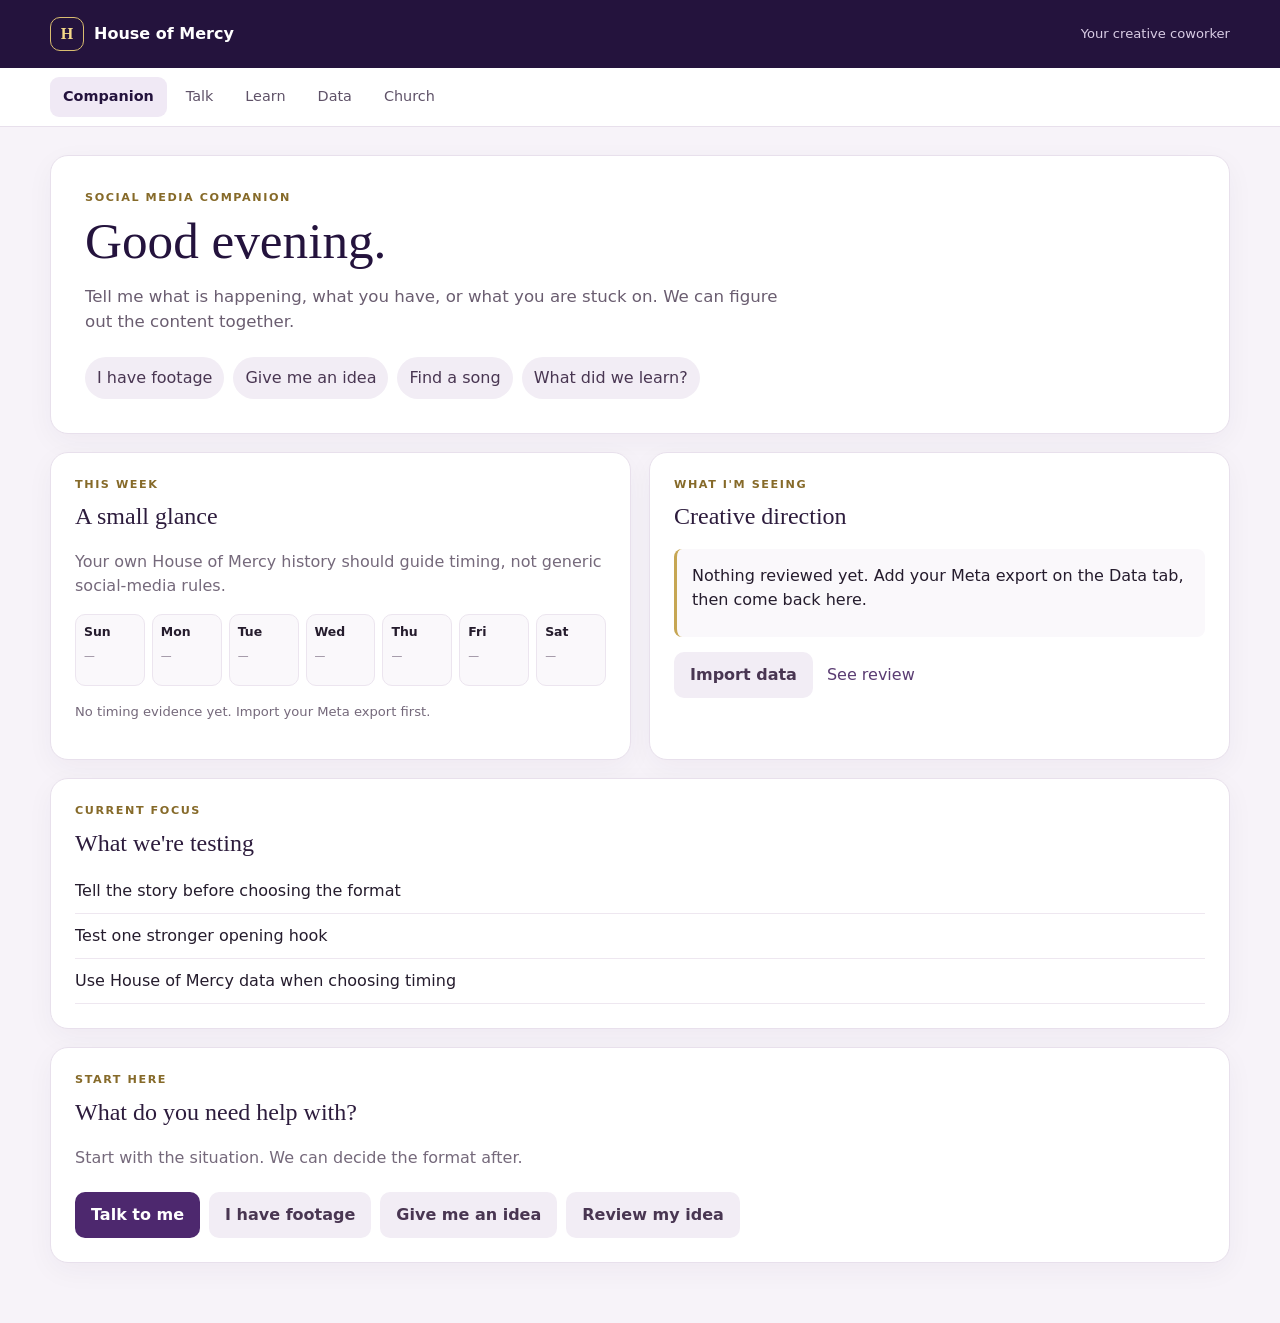
<file: index.html>
<!doctype html><html lang="en"><head><meta charset="utf-8"><meta name="viewport" content="width=device-width,initial-scale=1"><meta name="theme-color" content="#24133d"><title>House of Mercy | Social Companion</title><link rel="stylesheet" href="styles.css"></head><body data-page="home"><header class="topbar"><a class="brand" href="index.html"><span class="brand-mark">H</span><span>House of Mercy</span></a><span class="top-note">Your creative coworker</span></header><nav id="tabs" class="nav"></nav><main class="shell"><section class="hero-card"><div class="eyebrow">SOCIAL MEDIA COMPANION</div><h1 id="hello">Good evening.</h1><p>Tell me what is happening, what you have, or what you are stuck on. We can figure out the content together.</p><div class="quick-actions" id="quick"></div></section><section class="section-grid"><article class="card"><div class="eyebrow">THIS WEEK</div><h2>A small glance</h2><p class="muted">Your own House of Mercy history should guide timing, not generic social-media rules.</p><div id="strip" class="week-strip"></div><p id="stripnote" class="muted small"></p></article><article class="card"><div class="eyebrow">WHAT I'M SEEING</div><h2>Creative direction</h2><div id="insight" class="insight">Import a Meta Business Suite export to start learning from your actual posts.</div><div class="button-row"><a class="button secondary" href="data.html">Import data</a><a class="text-link" href="reviews.html">See review</a></div></article></section><section class="card" id="goalcard" hidden><div class="eyebrow">CURRENT FOCUS</div><h2>What we're testing</h2><div id="goalbox"></div></section><section class="card"><div class="eyebrow">START HERE</div><h2>What do you need help with?</h2><p class="muted">Start with the situation. We can decide the format after.</p><div class="quick-actions"><a class="button primary" href="talk.html">Talk to me</a><a class="button secondary" href="talk.html?mode=footage">I have footage</a><a class="button secondary" href="talk.html?mode=idea">Give me an idea</a><a class="button secondary" href="talk.html?mode=review">Review my idea</a></div></section></main><script src="gate.js"></script><script src="app.js"></script></body></html>
</file>
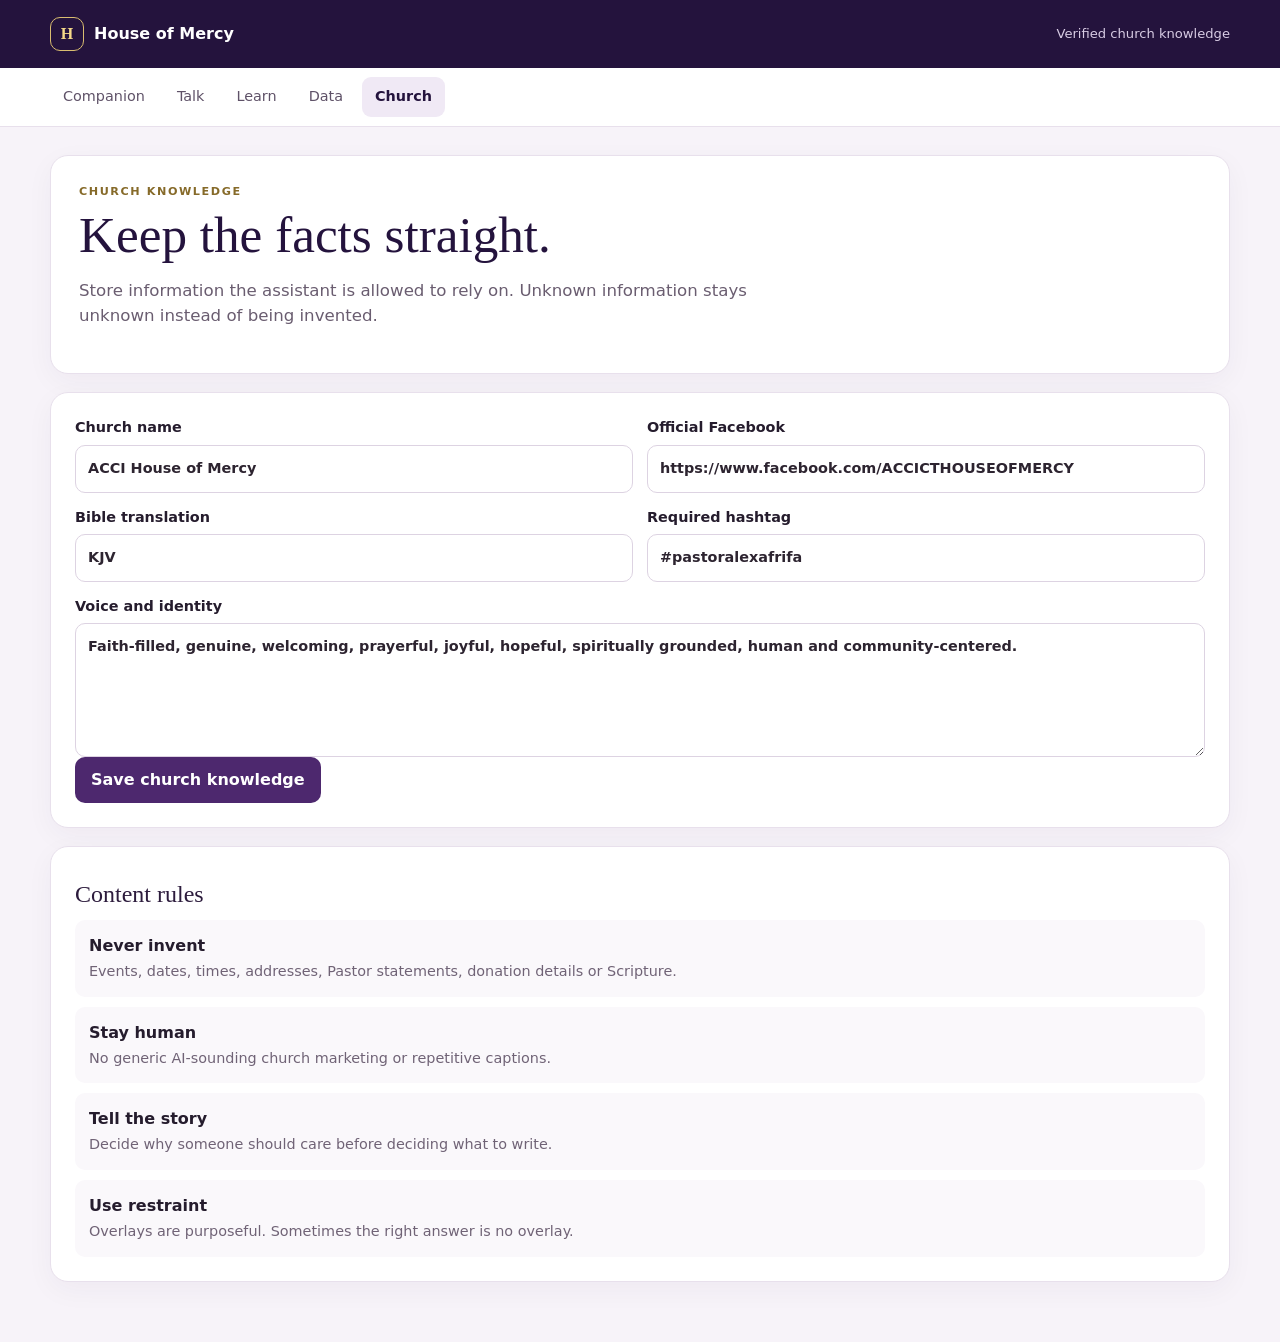
<file: church.html>
<!doctype html><html lang="en"><head><meta charset="utf-8"><meta name="viewport" content="width=device-width,initial-scale=1"><title>Church | House of Mercy</title><link rel="stylesheet" href="styles.css"></head><body data-page="church"><header class="topbar"><a class="brand" href="index.html"><span class="brand-mark">H</span><span>House of Mercy</span></a><span class="top-note">Verified church knowledge</span></header><nav id="tabs" class="nav"></nav><main class="shell"><section class="hero-card compact"><div class="eyebrow">CHURCH KNOWLEDGE</div><h1>Keep the facts straight.</h1><p>Store information the assistant is allowed to rely on. Unknown information stays unknown instead of being invented.</p></section><section class="card"><div class="form-grid"><label>Church name<input id="church-name"></label><label>Official Facebook<input id="church-facebook"></label><label>Bible translation<input id="church-bible"></label><label>Required hashtag<input id="church-hashtag"></label></div><label class="wide-field">Voice and identity<textarea id="church-voice" rows="5"></textarea></label><button id="save-church" class="button primary">Save church knowledge</button> <span id="church-saved" class="saved"></span></section><section class="card"><h2>Content rules</h2><div class="principles"><div><b>Never invent</b><span>Events, dates, times, addresses, Pastor statements, donation details or Scripture.</span></div><div><b>Stay human</b><span>No generic AI-sounding church marketing or repetitive captions.</span></div><div><b>Tell the story</b><span>Decide why someone should care before deciding what to write.</span></div><div><b>Use restraint</b><span>Overlays are purposeful. Sometimes the right answer is no overlay.</span></div></div></section></main><script src="gate.js"></script><script src="app.js"></script></body></html>
</file>
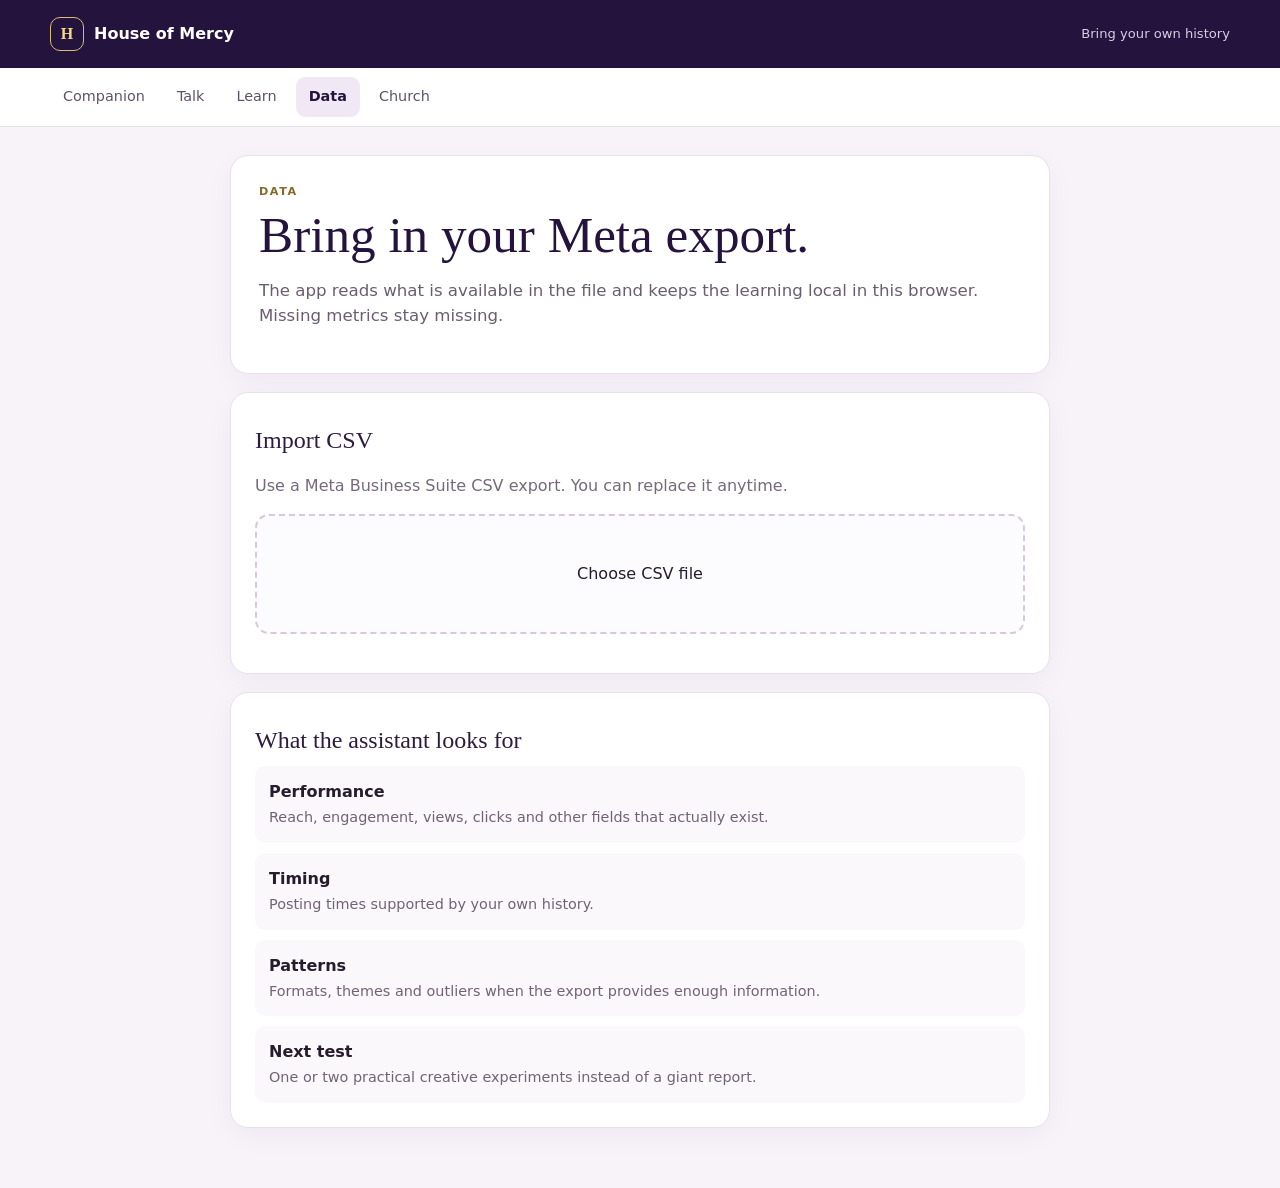
<file: data.html>
<!doctype html><html lang="en"><head><meta charset="utf-8"><meta name="viewport" content="width=device-width,initial-scale=1"><title>Data | House of Mercy</title><link rel="stylesheet" href="styles.css"></head><body data-page="data"><header class="topbar"><a class="brand" href="index.html"><span class="brand-mark">H</span><span>House of Mercy</span></a><span class="top-note">Bring your own history</span></header><nav id="tabs" class="nav"></nav><main class="shell narrow"><section class="hero-card compact"><div class="eyebrow">DATA</div><h1>Bring in your Meta export.</h1><p>The app reads what is available in the file and keeps the learning local in this browser. Missing metrics stay missing.</p></section><section class="card"><h2>Import CSV</h2><p class="muted">Use a Meta Business Suite CSV export. You can replace it anytime.</p><label class="upload"><input id="csv" type="file" accept=".csv,text/csv"><span>Choose CSV file</span></label><div id="import-result"></div></section><section class="card"><h2>What the assistant looks for</h2><div class="principles"><div><b>Performance</b><span>Reach, engagement, views, clicks and other fields that actually exist.</span></div><div><b>Timing</b><span>Posting times supported by your own history.</span></div><div><b>Patterns</b><span>Formats, themes and outliers when the export provides enough information.</span></div><div><b>Next test</b><span>One or two practical creative experiments instead of a giant report.</span></div></div></section></main><script src="gate.js"></script><script src="app.js"></script></body></html>
</file>
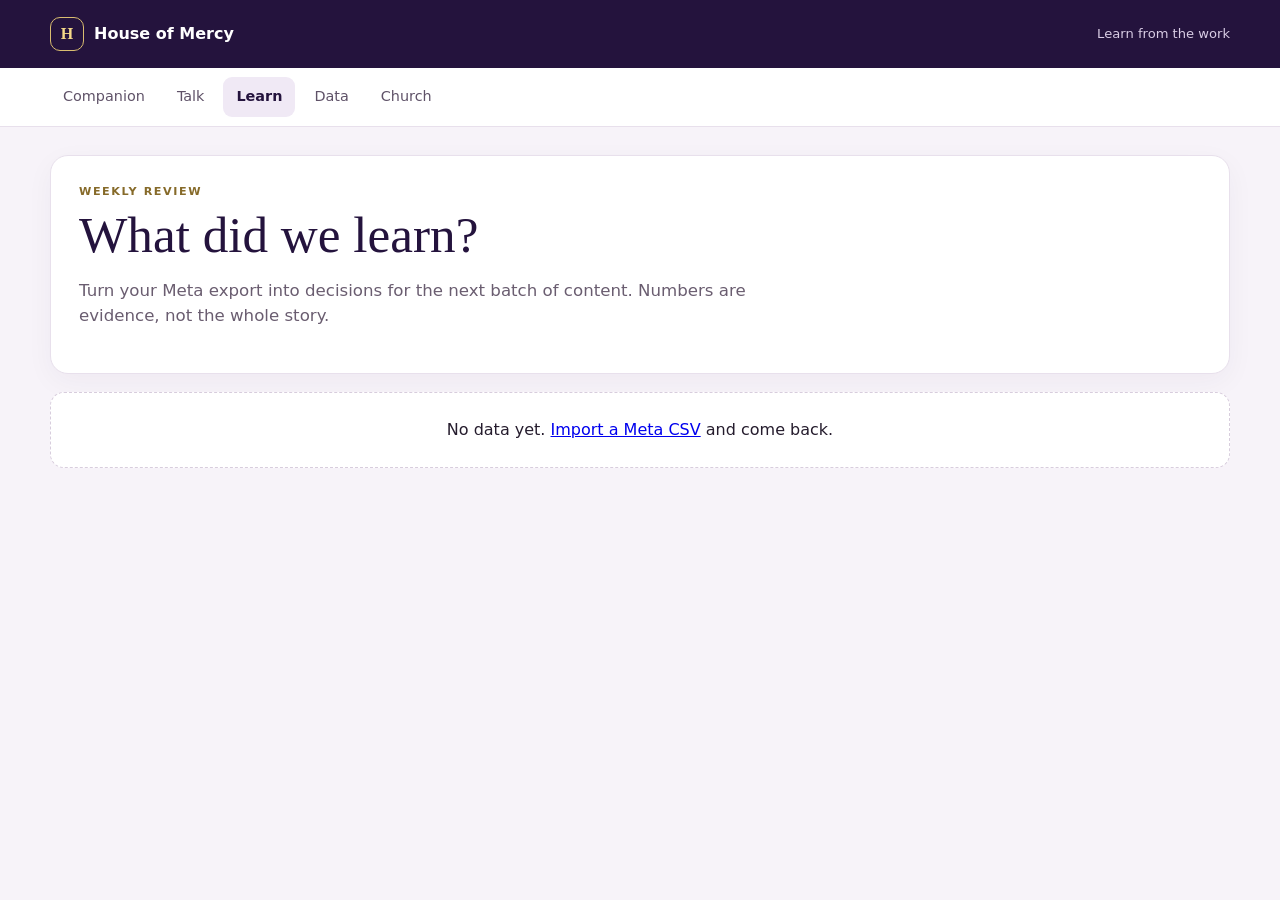
<file: reviews.html>
<!doctype html><html lang="en"><head><meta charset="utf-8"><meta name="viewport" content="width=device-width,initial-scale=1"><title>Learn | House of Mercy</title><link rel="stylesheet" href="styles.css"></head><body data-page="reviews"><header class="topbar"><a class="brand" href="index.html"><span class="brand-mark">H</span><span>House of Mercy</span></a><span class="top-note">Learn from the work</span></header><nav id="tabs" class="nav"></nav><main class="shell"><section class="hero-card compact"><div class="eyebrow">WEEKLY REVIEW</div><h1>What did we learn?</h1><p>Turn your Meta export into decisions for the next batch of content. Numbers are evidence, not the whole story.</p></section><section id="review-content"></section></main><script src="gate.js"></script><script src="app.js"></script></body></html>
</file>
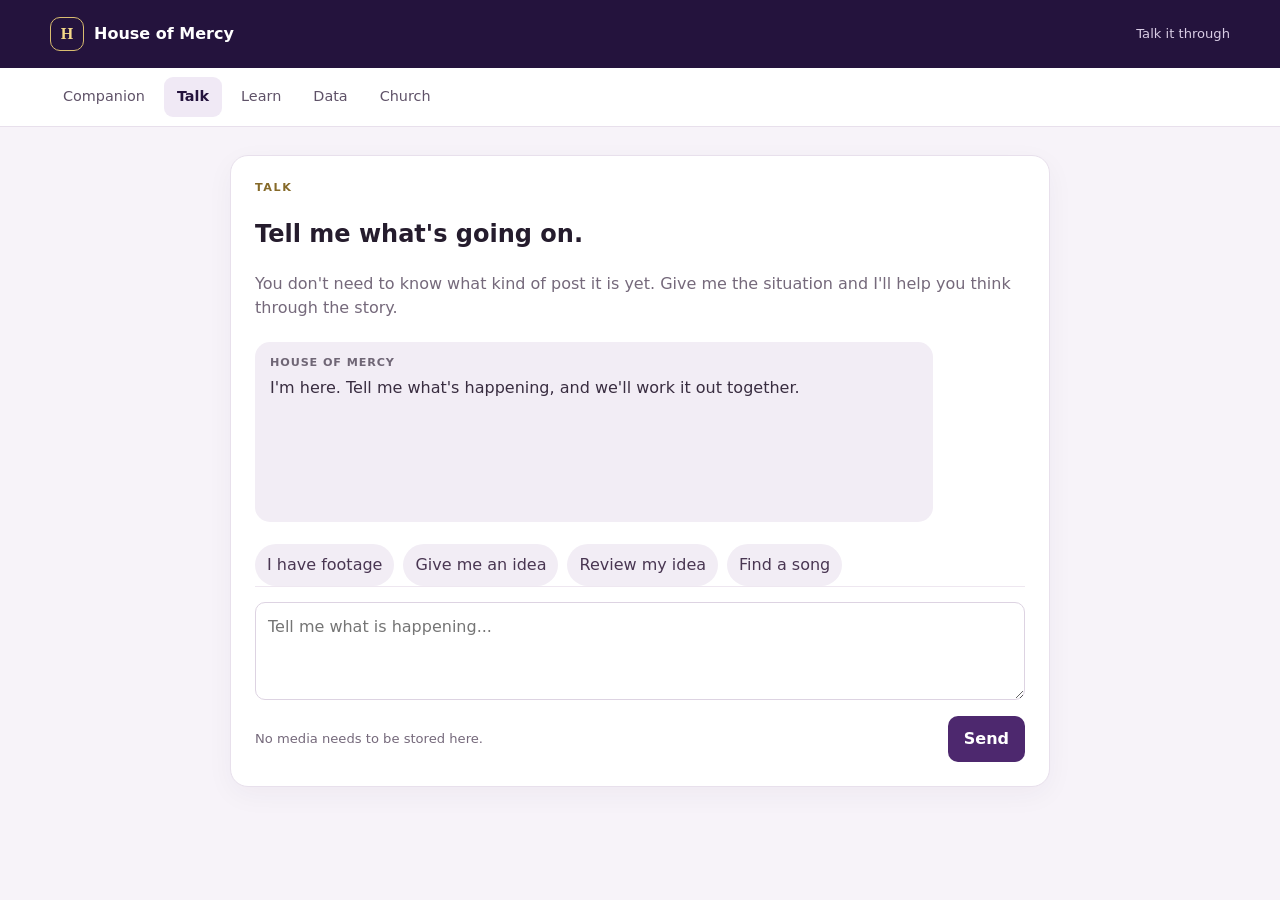
<file: talk.html>
<!doctype html><html lang="en"><head><meta charset="utf-8"><meta name="viewport" content="width=device-width,initial-scale=1"><title>Talk | House of Mercy</title><link rel="stylesheet" href="styles.css"></head><body data-page="talk"><header class="topbar"><a class="brand" href="index.html"><span class="brand-mark">H</span><span>House of Mercy</span></a><span class="top-note">Talk it through</span></header><nav id="tabs" class="nav"></nav><main class="shell narrow"><section class="card talk-shell"><div class="eyebrow">TALK</div><h1>Tell me what's going on.</h1><p class="muted">You don't need to know what kind of post it is yet. Give me the situation and I'll help you think through the story.</p><div id="chat" class="chat"></div><div class="prompt-row"><button class="chip" data-prompt="I have footage from church but I don't know what the story should be.">I have footage</button><button class="chip" data-prompt="Give me a content idea for House of Mercy this week.">Give me an idea</button><button class="chip" data-prompt="I made a Reel idea. Tell me honestly if it works.">Review my idea</button><button class="chip" data-prompt="Help me choose a Gospel song for a church Reel.">Find a song</button></div><form id="talk-form" class="composer"><textarea id="message" rows="3" placeholder="Tell me what is happening..."></textarea><div class="composer-bottom"><span class="muted small">No media needs to be stored here.</span><button class="button primary" type="submit">Send</button></div></form></section></main><script src="gate.js"></script><script src="app.js"></script></body></html>
</file>
<file: styles.css>
*{box-sizing:border-box}body{margin:0;background:#f7f3f9;color:#251c2d;font-family:system-ui,-apple-system,Segoe UI,sans-serif;line-height:1.5}.topbar{height:68px;background:#24133d;color:#fff;display:flex;align-items:center;justify-content:space-between;padding:0 max(15px,calc((100vw - 1180px)/2))}.brand{color:#fff;text-decoration:none;font-weight:750;display:flex;align-items:center;gap:10px}.brand-mark{display:grid;place-items:center;width:34px;height:34px;border:1px solid #d9bd70;border-radius:10px;color:#f5d989;font-family:Georgia,serif}.top-note{font-size:.82rem;color:#d8cce4}.nav{background:#fff;border-bottom:1px solid #e8e0ec;display:flex;gap:6px;padding:9px max(15px,calc((100vw - 1180px)/2));position:sticky;top:0;z-index:5;overflow:auto}.nav a{color:#5f5268;text-decoration:none;padding:9px 13px;border-radius:9px;font-size:.9rem;white-space:nowrap}.nav a.active,.nav a:hover{background:#f0e9f5;color:#24133d;font-weight:650}.shell{width:min(calc(100% - 32px),1180px);margin:28px auto 60px;display:grid;gap:18px}.narrow{width:min(calc(100% - 32px),820px)}.hero-card,.card{background:#fff;border:1px solid #e8e0ec;border-radius:18px;box-shadow:0 8px 28px rgba(36,19,61,.045)}.hero-card{padding:34px}.hero-card.compact{padding:28px}.hero-card h1{font-family:Georgia,serif;font-weight:500;font-size:clamp(2rem,4vw,3.2rem);line-height:1.05;margin:8px 0 12px;color:#24133d}.hero-card p{max-width:720px;color:#6a5d70;font-size:1.04rem}.card{padding:24px}.card h2{font-family:Georgia,serif;font-weight:500;color:#2d1c3d;margin:5px 0 8px}.eyebrow{font-size:.7rem;letter-spacing:.14em;font-weight:800;color:#866a29}.muted{color:#75697b}.small{font-size:.82rem}.section-grid{display:grid;grid-template-columns:1fr 1fr;gap:18px}.quick-actions,.button-row,.prompt-row{display:flex;flex-wrap:wrap;gap:9px}.quick-actions{margin-top:22px}.button,.chip,.text-link{border:0;text-decoration:none;cursor:pointer;font:inherit}.button{display:inline-flex;align-items:center;justify-content:center;padding:11px 16px;border-radius:10px;font-weight:700}.button.primary{background:#4d286e;color:#fff}.button.secondary,.chip{background:#f2edf5;color:#493652}.chip{padding:9px 12px;border-radius:999px}.text-link{color:#5a3c72;padding:11px 5px}.week-strip{display:grid;grid-template-columns:repeat(7,1fr);gap:7px;margin:16px 0}.day{min-height:72px;background:#faf8fb;border:1px solid #ece5ef;border-radius:10px;padding:8px}.day b{display:block;font-size:.78rem}.day span{font-size:.68rem;color:#8b7e91}.insight{background:#faf8fb;border-left:3px solid #c6a653;padding:15px;border-radius:8px;min-height:88px;margin:15px 0}.chat{display:grid;gap:12px;margin:22px 0;min-height:180px}.bubble{max-width:88%;padding:13px 15px;border-radius:15px;background:#f2edf5;color:#392d40}.bubble.user{justify-self:end;background:#4d286e;color:#fff}.bubble strong{display:block;font-size:.7rem;letter-spacing:.08em;text-transform:uppercase;opacity:.7;margin-bottom:4px}.composer{border-top:1px solid #eee7f0;padding-top:15px}.composer textarea,.form-grid input,.wide-field textarea{width:100%;border:1px solid #ddd3e2;border-radius:10px;padding:12px;font:inherit;background:#fff;color:#2d2430;resize:vertical}.composer-bottom{display:flex;align-items:center;justify-content:space-between;gap:10px;margin-top:9px}.principles{display:grid;gap:10px}.principles>div{padding:14px;background:#faf8fb;border-radius:10px;display:grid;gap:3px}.principles span{color:#706376;font-size:.9rem}.upload{display:flex;align-items:center;justify-content:center;min-height:120px;border:2px dashed #d7c8df;border-radius:14px;background:#fcfbfd;cursor:pointer;margin:15px 0}.upload input{display:none}.form-grid{display:grid;grid-template-columns:1fr 1fr;gap:14px;margin-bottom:14px}.form-grid label,.wide-field{display:grid;gap:6px;font-weight:650;font-size:.9rem}.saved{color:#5e8057;font-size:.85rem}.metric-card{padding:18px;background:#fff;border:1px solid #e8e0ec;border-radius:14px}.metric-card b{font-size:1.7rem;color:#3d2454;display:block}.review-grid{display:grid;grid-template-columns:repeat(3,1fr);gap:14px}.review-section{display:grid;gap:18px}.decision{border-left:3px solid #c6a653;padding:14px 16px;background:#fff;border-radius:10px}.goal{display:flex;gap:10px;padding:10px 0;border-bottom:1px solid #eee7f0}.empty{padding:25px;text-align:center;background:#fff;border:1px dashed #d8cddd;border-radius:14px}@media(max-width:720px){.shell{width:calc(100% - 20px);margin-top:14px}.hero-card,.card{padding:18px}.section-grid,.form-grid,.review-grid{grid-template-columns:1fr}.week-strip{gap:4px}.day{min-height:62px;padding:6px}.day span{font-size:.6rem}.composer-bottom{align-items:stretch;flex-direction:column}}
</file>
